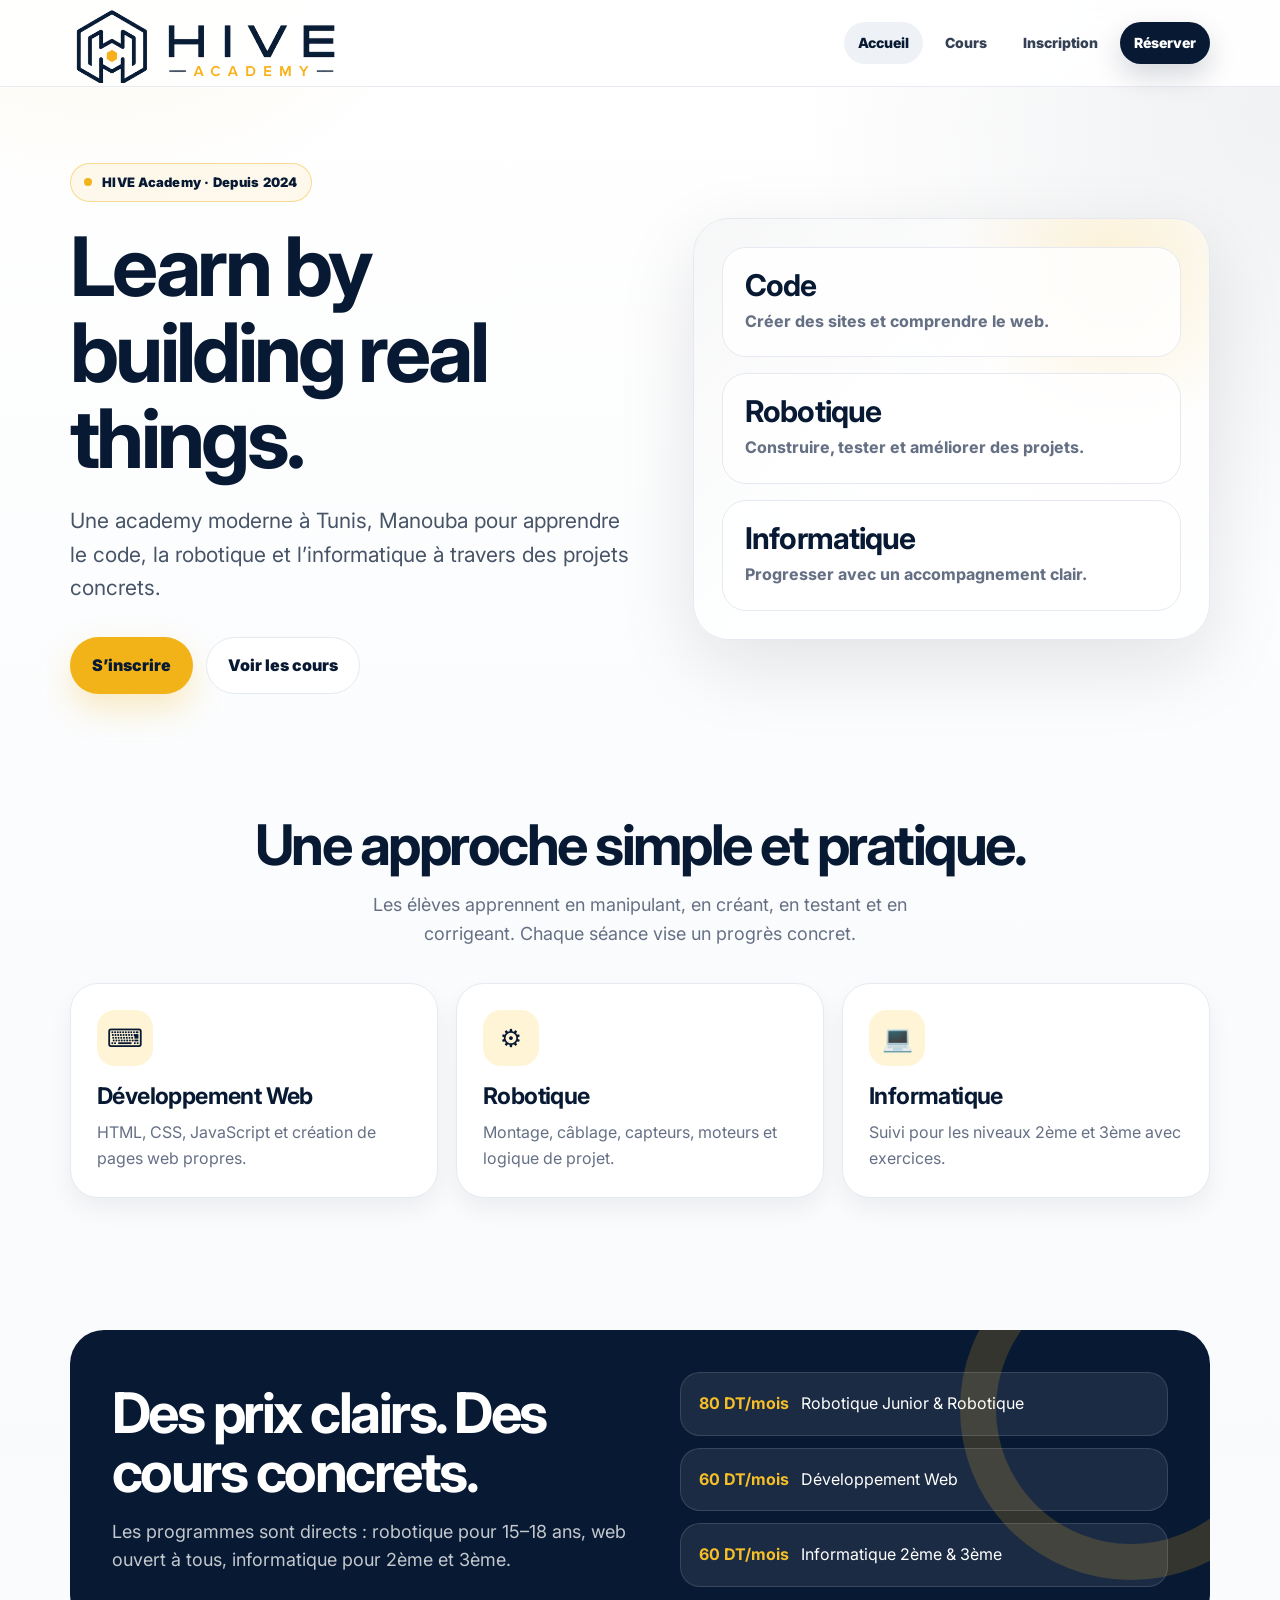
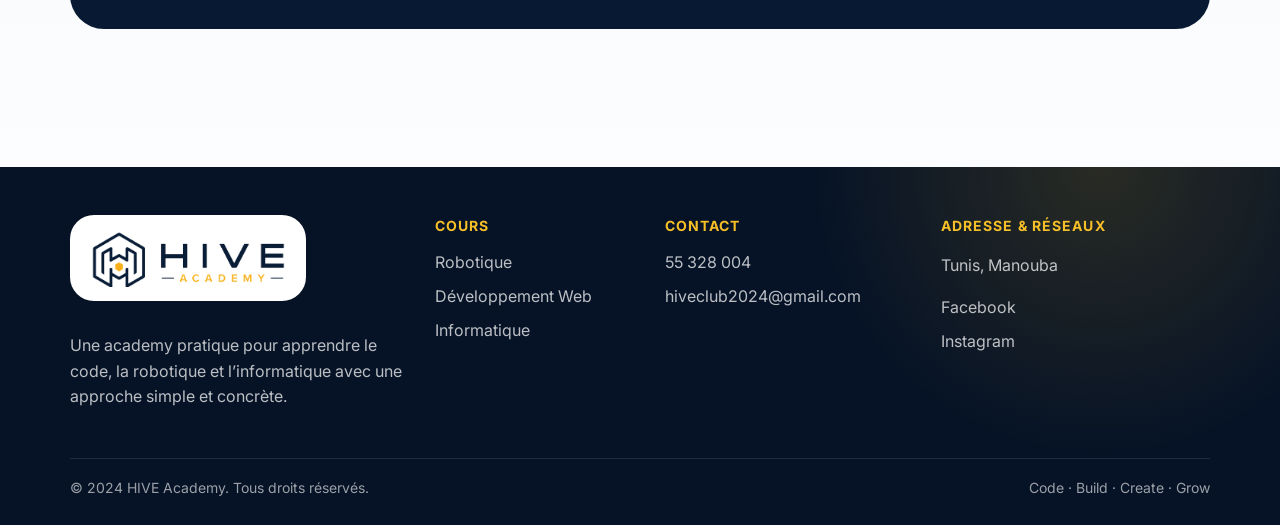
<file: index.html>
<!doctype html>
<html lang="fr">
<head>
  <meta charset="utf-8">
<meta name="viewport" content="width=device-width, initial-scale=1">
<link rel="preconnect" href="https://fonts.googleapis.com">
<link rel="preconnect" href="https://fonts.gstatic.com" crossorigin>
<link href="https://fonts.googleapis.com/css2?family=Inter:wght@500;600;700;800;900&display=swap" rel="stylesheet">
<link rel="stylesheet" href="style.css">
  <title>HIVE Academy | Code, Robotique & Informatique</title>
  <meta name="description" content="HIVE Academy à Tunis, Manouba : code, robotique et informatique avec une approche pratique.">
</head>
<body data-page="home">
<header class="topbar">
  <nav class="nav container">
    <a class="logo" href="index.html" aria-label="HIVE Academy"></a>
    <button class="menu-btn" data-menu type="button">Menu</button>
    <div class="navlinks" data-links>
      <a href="index.html" data-nav="home">Accueil</a>
      <a href="courses.html" data-nav="courses">Cours</a>
      <a href="booking.html" data-nav="booking">Inscription</a>
      <a class="nav-button" href="booking.html">Réserver</a>
    </div>
  </nav>
</header>

<main>
  <section class="hero">
    <div class="container hero-grid">
      <div>
        <span class="kicker">HIVE Academy · Depuis 2024</span>
        <h1>Learn by building real things.</h1>
        <p class="lead">Une academy moderne à Tunis, Manouba pour apprendre le code, la robotique et l’informatique à travers des projets concrets.</p>
        <div class="actions">
          <a class="btn btn-primary" href="booking.html">S’inscrire</a>
          <a class="btn btn-soft" href="courses.html">Voir les cours</a>
        </div>
      </div>
      <div class="hero-card">
        <div class="hero-card-inner">
          <div class="hero-feature"><strong>Code</strong><span>Créer des sites et comprendre le web.</span></div>
          <div class="hero-feature"><strong>Robotique</strong><span>Construire, tester et améliorer des projets.</span></div>
          <div class="hero-feature"><strong>Informatique</strong><span>Progresser avec un accompagnement clair.</span></div>
        </div>
      </div>
    </div>
  </section>

  <section class="section">
    <div class="container">
      <div class="section-head center">
        <h2>Une approche simple et pratique.</h2>
        <p>Les élèves apprennent en manipulant, en créant, en testant et en corrigeant. Chaque séance vise un progrès concret.</p>
      </div>
      <div class="cards">
        <article class="card"><div class="card-icon">⌨</div><h3>Développement Web</h3><p>HTML, CSS, JavaScript et création de pages web propres.</p></article>
        <article class="card"><div class="card-icon">⚙</div><h3>Robotique</h3><p>Montage, câblage, capteurs, moteurs et logique de projet.</p></article>
        <article class="card"><div class="card-icon">💻</div><h3>Informatique</h3><p>Suivi pour les niveaux 2ème et 3ème avec exercices.</p></article>
      </div>
    </div>
  </section>

  <section class="section">
    <div class="container panel">
      <div>
        <h2>Des prix clairs. Des cours concrets.</h2>
        <p>Les programmes sont directs : robotique pour 15–18 ans, web ouvert à tous, informatique pour 2ème et 3ème.</p>
      </div>
      <div class="steps">
        <div class="step"><b>80 DT/mois</b> Robotique Junior & Robotique</div>
        <div class="step"><b>60 DT/mois</b> Développement Web</div>
        <div class="step"><b>60 DT/mois</b> Informatique 2ème & 3ème</div>
      </div>
    </div>
  </section>
</main>

<footer class="footer">
  <div class="footer-inner">
    <div class="footer-grid">
      <div>
        <div class="footer-brand-card"><div class="logo"></div></div>
        <p>Une academy pratique pour apprendre le code, la robotique et l’informatique avec une approche simple et concrète.</p>
      </div>
      <div>
        <h4>Cours</h4>
        <a href="courses.html">Robotique</a>
        <a href="courses.html">Développement Web</a>
        <a href="courses.html">Informatique</a>
      </div>
      <div>
        <h4>Contact</h4>
        <a href="tel:+21655328004">55 328 004</a>
        <a href="mailto:hiveclub2024@gmail.com">hiveclub2024@gmail.com</a>
      </div>
      <div>
        <h4>Adresse & réseaux</h4>
        <p>Tunis, Manouba</p>
        <a href="https://www.facebook.com/profile.php?id=61591514100139" target="_blank" rel="noopener">Facebook</a>
        <a href="https://www.instagram.com/_hiveacademy/" target="_blank" rel="noopener">Instagram</a>
      </div>
    </div>
    <div class="footer-bottom">
      <span>© 2024 HIVE Academy. Tous droits réservés.</span>
      <span>Code · Build · Create · Grow</span>
    </div>
  </div>
</footer>
<script src="script.js"></script>
</body>
</html>
</file>
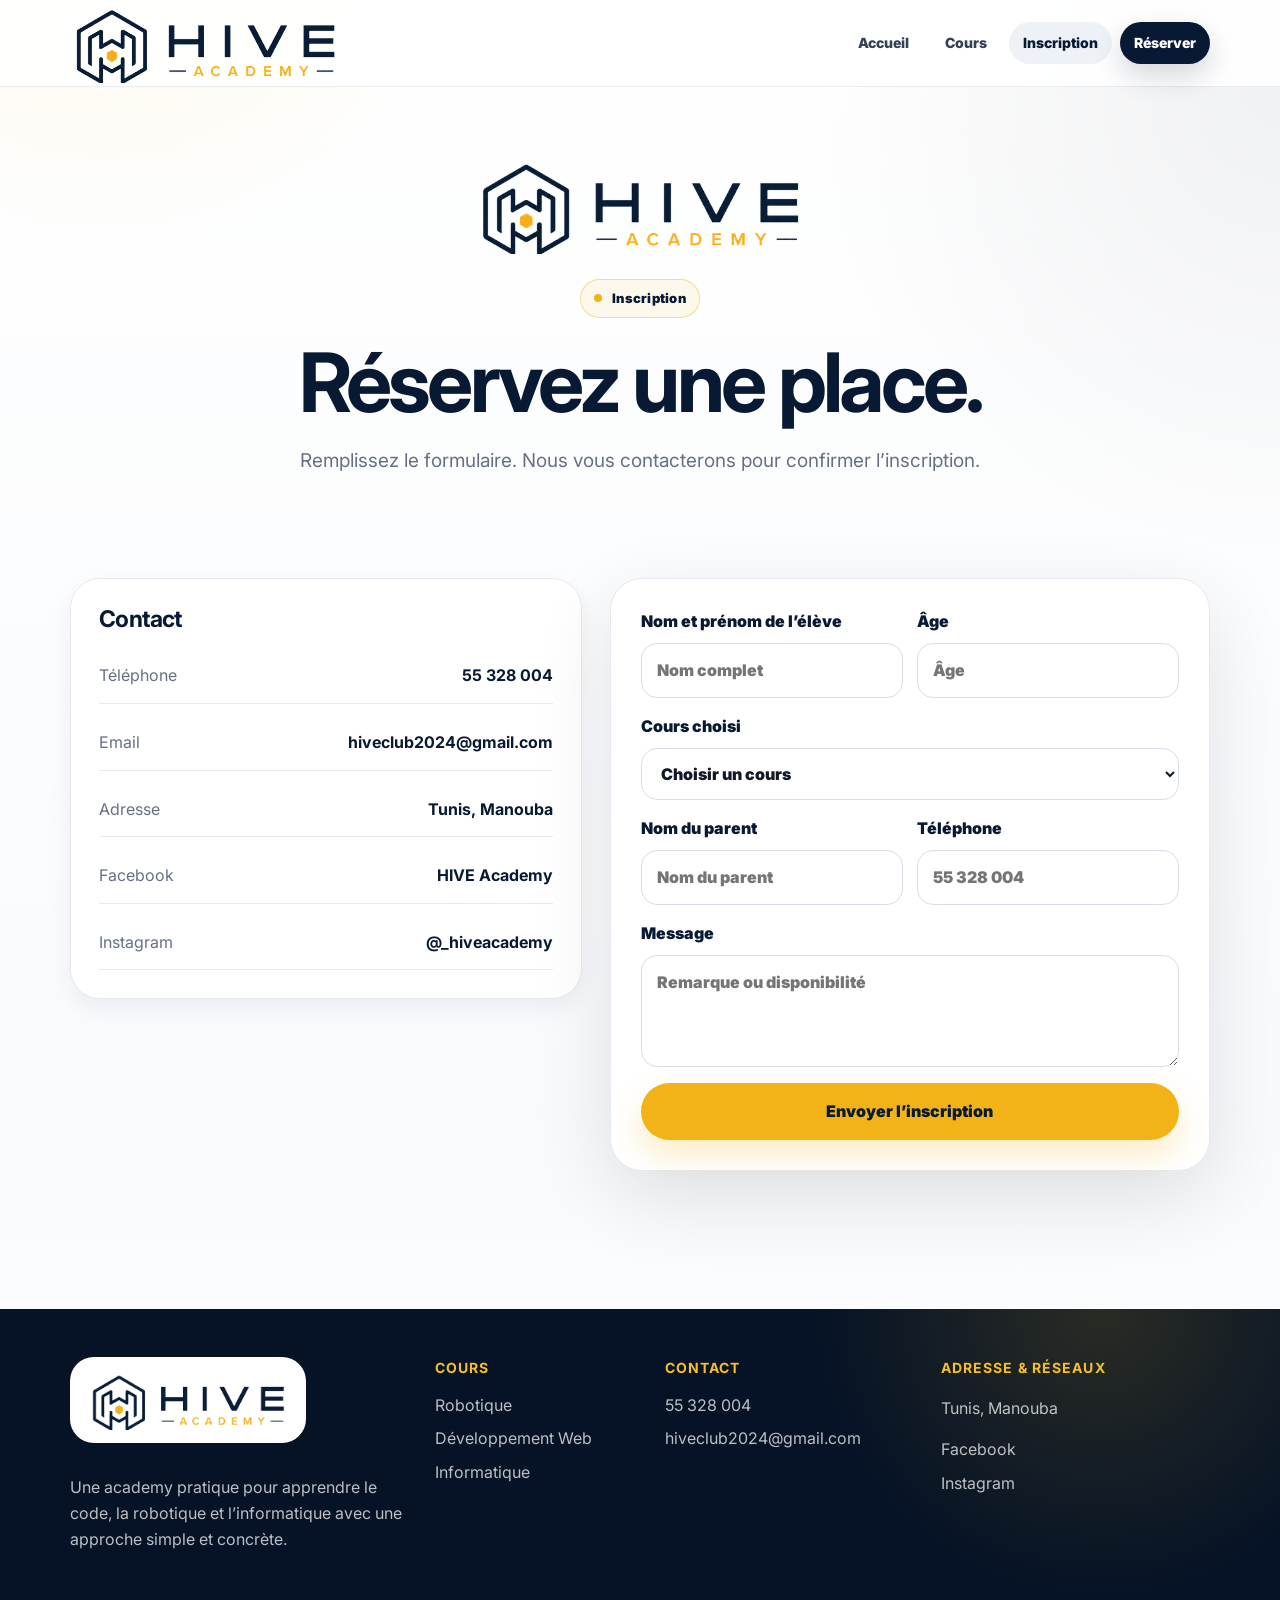
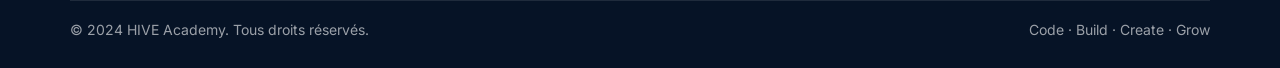
<file: booking.html>
<!doctype html>
<html lang="fr">
<head>
  <meta charset="utf-8">
<meta name="viewport" content="width=device-width, initial-scale=1">
<link rel="preconnect" href="https://fonts.googleapis.com">
<link rel="preconnect" href="https://fonts.gstatic.com" crossorigin>
<link href="https://fonts.googleapis.com/css2?family=Inter:wght@500;600;700;800;900&display=swap" rel="stylesheet">
<link rel="stylesheet" href="style.css">
  <title>Inscription | HIVE Academy</title>
  <meta name="description" content="Inscription HIVE Academy : code, robotique et informatique à Tunis, Manouba.">
</head>
<body data-page="booking">
<header class="topbar">
  <nav class="nav container">
    <a class="logo" href="index.html" aria-label="HIVE Academy"></a>
    <button class="menu-btn" data-menu type="button">Menu</button>
    <div class="navlinks" data-links>
      <a href="index.html" data-nav="home">Accueil</a>
      <a href="courses.html" data-nav="courses">Cours</a>
      <a href="booking.html" data-nav="booking">Inscription</a>
      <a class="nav-button" href="booking.html">Réserver</a>
    </div>
  </nav>
</header>

<main>
  <section class="page-hero">
    <div class="container">
      <div class="logo logo-center"></div>
      <span class="kicker">Inscription</span>
      <h1>Réservez une place.</h1>
      <p>Remplissez le formulaire. Nous vous contacterons pour confirmer l’inscription.</p>
    </div>
  </section>

  <section class="section">
    <div class="container booking-grid">
      <aside class="contact-card">
        <h3>Contact</h3>
        <div class="info-list">
          <div class="info-row"><span>Téléphone</span><b>55 328 004</b></div>
          <div class="info-row"><span>Email</span><b><a href="mailto:hiveclub2024@gmail.com">hiveclub2024@gmail.com</a></b></div>
          <div class="info-row"><span>Adresse</span><b>Tunis, Manouba</b></div>
          <div class="info-row"><span>Facebook</span><b><a href="https://www.facebook.com/profile.php?id=61591514100139" target="_blank" rel="noopener">HIVE Academy</a></b></div>
          <div class="info-row"><span>Instagram</span><b><a href="https://www.instagram.com/_hiveacademy/" target="_blank" rel="noopener">@_hiveacademy</a></b></div>
        </div>
      </aside>

      <section class="form-card">
        <form id="bookingForm">
          <input type="hidden" name="access_key" id="access_key">
          <input type="hidden" name="subject" value="Nouvelle inscription HIVE Academy">
          <input type="checkbox" name="botcheck" class="hidden">

          <div class="form-row">
            <label>Nom et prénom de l’élève
              <input name="student_name" required placeholder="Nom complet">
            </label>
            <label>Âge
              <input name="age" placeholder="Âge">
            </label>
          </div>

          <label>Cours choisi
            <select name="course" id="courseSelect" required>
              <option value="">Choisir un cours</option>
              <option>Robotique Junior</option>
              <option>Robotique</option>
              <option>Développement Web</option>
              <option>Informatique 2ème</option>
              <option>Informatique 3ème</option>
            </select>
          </label>

          <div class="form-row">
            <label>Nom du parent
              <input name="parent_name" placeholder="Nom du parent">
            </label>
            <label>Téléphone
              <input name="phone" required placeholder="55 328 004">
            </label>
          </div>

          <label>Message
            <textarea name="message" placeholder="Remarque ou disponibilité"></textarea>
          </label>

          <button class="btn btn-primary" type="submit">Envoyer l’inscription</button>
          <div class="notice" id="formNotice"></div>
        </form>
      </section>
    </div>
  </section>
</main>

<footer class="footer">
  <div class="footer-inner">
    <div class="footer-grid">
      <div>
        <div class="footer-brand-card"><div class="logo"></div></div>
        <p>Une academy pratique pour apprendre le code, la robotique et l’informatique avec une approche simple et concrète.</p>
      </div>
      <div>
        <h4>Cours</h4>
        <a href="courses.html">Robotique</a>
        <a href="courses.html">Développement Web</a>
        <a href="courses.html">Informatique</a>
      </div>
      <div>
        <h4>Contact</h4>
        <a href="tel:+21655328004">55 328 004</a>
        <a href="mailto:hiveclub2024@gmail.com">hiveclub2024@gmail.com</a>
      </div>
      <div>
        <h4>Adresse & réseaux</h4>
        <p>Tunis, Manouba</p>
        <a href="https://www.facebook.com/profile.php?id=61591514100139" target="_blank" rel="noopener">Facebook</a>
        <a href="https://www.instagram.com/_hiveacademy/" target="_blank" rel="noopener">Instagram</a>
      </div>
    </div>
    <div class="footer-bottom">
      <span>© 2024 HIVE Academy. Tous droits réservés.</span>
      <span>Code · Build · Create · Grow</span>
    </div>
  </div>
</footer>
<script src="script.js"></script>
</body>
</html>
</file>
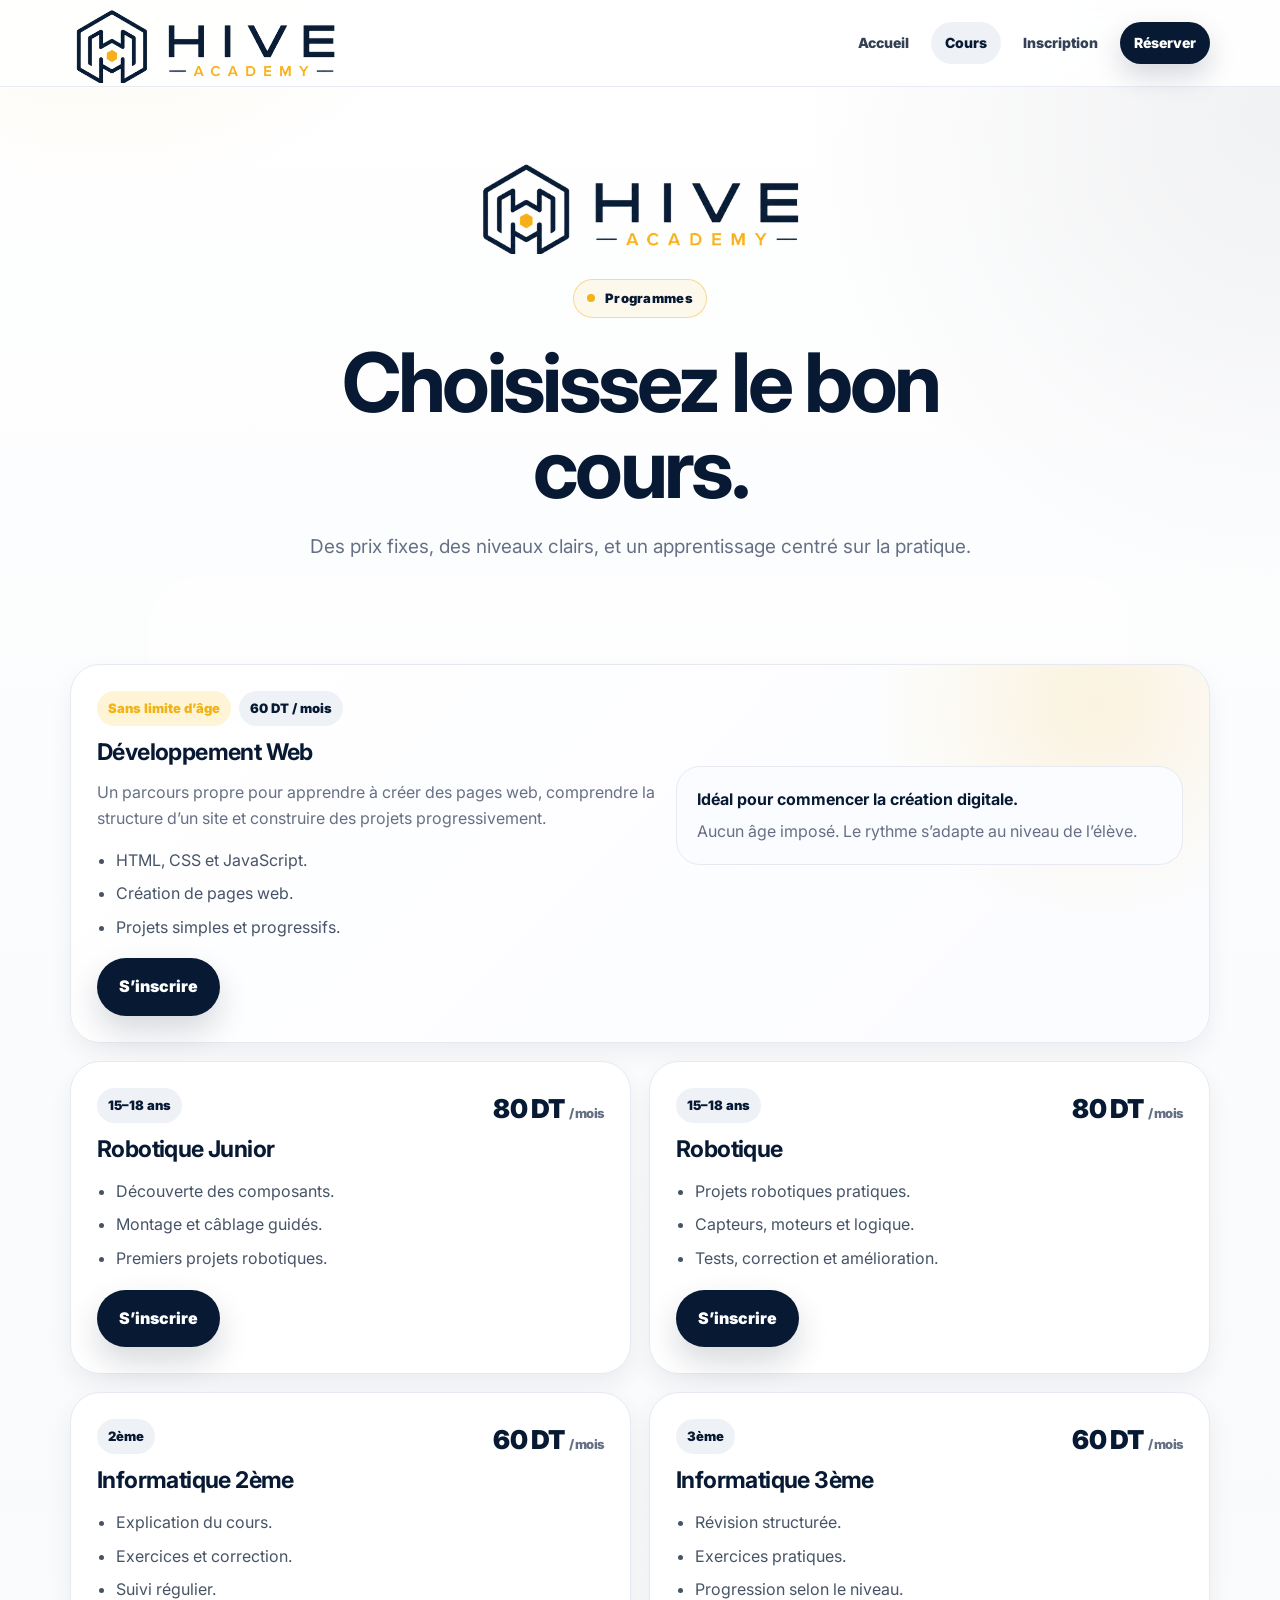
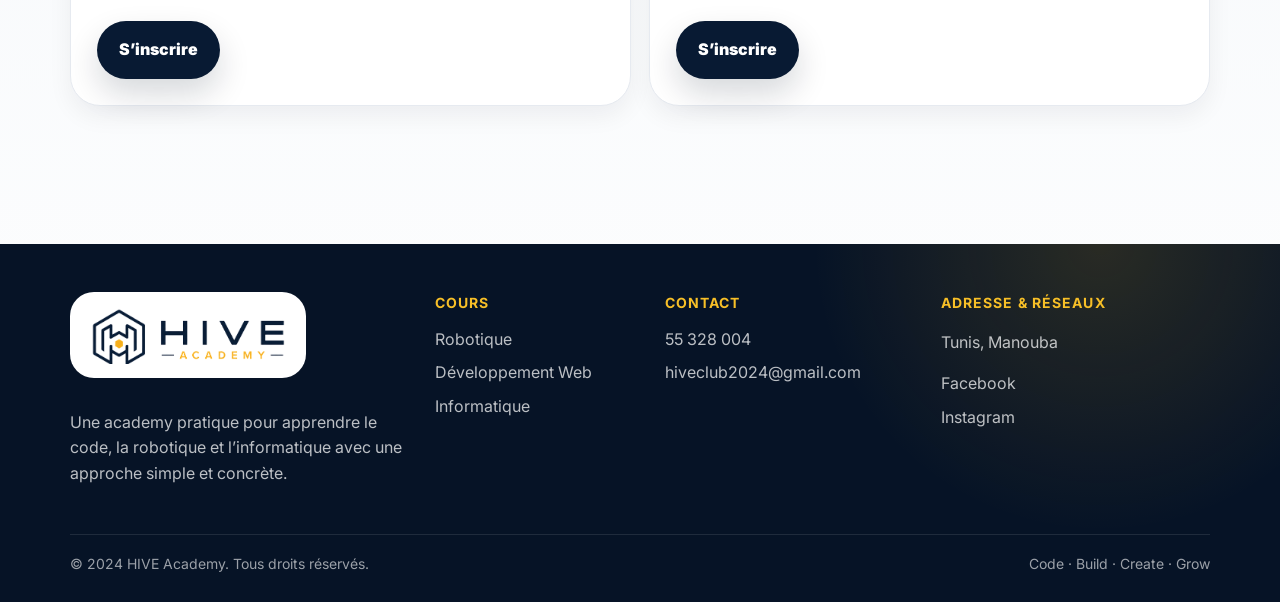
<file: courses.html>
<!doctype html>
<html lang="fr">
<head>
  <meta charset="utf-8">
<meta name="viewport" content="width=device-width, initial-scale=1">
<link rel="preconnect" href="https://fonts.googleapis.com">
<link rel="preconnect" href="https://fonts.gstatic.com" crossorigin>
<link href="https://fonts.googleapis.com/css2?family=Inter:wght@500;600;700;800;900&display=swap" rel="stylesheet">
<link rel="stylesheet" href="style.css">
  <title>Cours | HIVE Academy</title>
  <meta name="description" content="Cours HIVE Academy : Robotique Junior, Robotique, Développement Web, Informatique 2ème et 3ème.">
</head>
<body data-page="courses">
<header class="topbar">
  <nav class="nav container">
    <a class="logo" href="index.html" aria-label="HIVE Academy"></a>
    <button class="menu-btn" data-menu type="button">Menu</button>
    <div class="navlinks" data-links>
      <a href="index.html" data-nav="home">Accueil</a>
      <a href="courses.html" data-nav="courses">Cours</a>
      <a href="booking.html" data-nav="booking">Inscription</a>
      <a class="nav-button" href="booking.html">Réserver</a>
    </div>
  </nav>
</header>

<main>
  <section class="page-hero">
    <div class="container">
      <div class="logo logo-center"></div>
      <span class="kicker">Programmes</span>
      <h1>Choisissez le bon cours.</h1>
      <p>Des prix fixes, des niveaux clairs, et un apprentissage centré sur la pratique.</p>
    </div>
  </section>

  <section class="section programs-shell">
    <div class="container program-grid">
      <article class="program-card featured">
        <div>
          <div class="program-meta"><span class="pill gold">Sans limite d’âge</span><span class="pill">60 DT / mois</span></div>
          <h3>Développement Web</h3>
          <p class="muted">Un parcours propre pour apprendre à créer des pages web, comprendre la structure d’un site et construire des projets progressivement.</p>
          <ul><li>HTML, CSS et JavaScript.</li><li>Création de pages web.</li><li>Projets simples et progressifs.</li></ul>
        </div>
        <div class="program-note">
          <strong>Idéal pour commencer la création digitale.</strong>
          <span class="muted">Aucun âge imposé. Le rythme s’adapte au niveau de l’élève.</span>
        </div>
        <a class="btn btn-dark" href="booking.html?course=D%C3%A9veloppement%20Web">S’inscrire</a>
      </article>

      <article class="program-card">
        <div class="program-top"><div><div class="program-meta"><span class="pill">15–18 ans</span></div><h3>Robotique Junior</h3></div><div class="price">80 DT <small>/ mois</small></div></div>
        <ul><li>Découverte des composants.</li><li>Montage et câblage guidés.</li><li>Premiers projets robotiques.</li></ul>
        <a class="btn btn-dark" href="booking.html?course=Robotique%20Junior">S’inscrire</a>
      </article>

      <article class="program-card">
        <div class="program-top"><div><div class="program-meta"><span class="pill">15–18 ans</span></div><h3>Robotique</h3></div><div class="price">80 DT <small>/ mois</small></div></div>
        <ul><li>Projets robotiques pratiques.</li><li>Capteurs, moteurs et logique.</li><li>Tests, correction et amélioration.</li></ul>
        <a class="btn btn-dark" href="booking.html?course=Robotique">S’inscrire</a>
      </article>

      <article class="program-card">
        <div class="program-top"><div><div class="program-meta"><span class="pill">2ème</span></div><h3>Informatique 2ème</h3></div><div class="price">60 DT <small>/ mois</small></div></div>
        <ul><li>Explication du cours.</li><li>Exercices et correction.</li><li>Suivi régulier.</li></ul>
        <a class="btn btn-dark" href="booking.html?course=Informatique%202%C3%A8me">S’inscrire</a>
      </article>

      <article class="program-card">
        <div class="program-top"><div><div class="program-meta"><span class="pill">3ème</span></div><h3>Informatique 3ème</h3></div><div class="price">60 DT <small>/ mois</small></div></div>
        <ul><li>Révision structurée.</li><li>Exercices pratiques.</li><li>Progression selon le niveau.</li></ul>
        <a class="btn btn-dark" href="booking.html?course=Informatique%203%C3%A8me">S’inscrire</a>
      </article>
    </div>
  </section>
</main>

<footer class="footer">
  <div class="footer-inner">
    <div class="footer-grid">
      <div>
        <div class="footer-brand-card"><div class="logo"></div></div>
        <p>Une academy pratique pour apprendre le code, la robotique et l’informatique avec une approche simple et concrète.</p>
      </div>
      <div>
        <h4>Cours</h4>
        <a href="courses.html">Robotique</a>
        <a href="courses.html">Développement Web</a>
        <a href="courses.html">Informatique</a>
      </div>
      <div>
        <h4>Contact</h4>
        <a href="tel:+21655328004">55 328 004</a>
        <a href="mailto:hiveclub2024@gmail.com">hiveclub2024@gmail.com</a>
      </div>
      <div>
        <h4>Adresse & réseaux</h4>
        <p>Tunis, Manouba</p>
        <a href="https://www.facebook.com/profile.php?id=61591514100139" target="_blank" rel="noopener">Facebook</a>
        <a href="https://www.instagram.com/_hiveacademy/" target="_blank" rel="noopener">Instagram</a>
      </div>
    </div>
    <div class="footer-bottom">
      <span>© 2024 HIVE Academy. Tous droits réservés.</span>
      <span>Code · Build · Create · Grow</span>
    </div>
  </div>
</footer>
<script src="script.js"></script>
</body>
</html>
</file>
<file: style.css>
/*
  HIVE Academy Website
  Single-folder static website: index.html, courses.html, booking.html, style.css, script.js
  No assets folder. Logo is embedded as a data URI.
  Direction: clean, premium, simple, parent-friendly, youth-friendly.
*/

:root {
  --navy-950: #061326;
  --navy-900: #081a33;
  --navy-850: #0b203c;
  --navy-800: #102a4c;
  --navy-700: #18385e;
  --gold-600: #f2b318;
  --gold-500: #f7bf27;
  --gold-100: #fff4d6;
  --ink-900: #111827;
  --ink-700: #344054;
  --ink-600: #475467;
  --ink-500: #667085;
  --line: #e6eaf0;
  --line-strong: #d6dce6;
  --surface: #ffffff;
  --surface-2: #f7f9fc;
  --surface-3: #f1f5f9;
  --success: #027a48;
  --error: #b42318;
  --radius-xs: 10px;
  --radius-sm: 14px;
  --radius-md: 20px;
  --radius-lg: 28px;
  --radius-xl: 36px;
  --shadow-sm: 0 10px 24px rgba(6, 19, 38, .06);
  --shadow-md: 0 18px 44px rgba(6, 19, 38, .08);
  --shadow-lg: 0 26px 80px rgba(6, 19, 38, .11);
  --logo: url("[data-uri]");
  --mark: url("[data-uri]");
}

* {
  box-sizing: border-box;
}

html {
  scroll-behavior: smooth;
}

body {
  margin: 0;
  font-family: Inter, ui-sans-serif, system-ui, -apple-system, BlinkMacSystemFont, "Segoe UI", Arial, sans-serif;
  color: var(--ink-900);
  background:
    radial-gradient(circle at 8% -10%, rgba(242, 179, 24, .12), transparent 26rem),
    radial-gradient(circle at 100% 5%, rgba(8, 26, 51, .06), transparent 30rem),
    linear-gradient(180deg, #ffffff 0%, #f8fafc 68%, #ffffff 100%);
  line-height: 1.6;
  -webkit-font-smoothing: antialiased;
  text-rendering: optimizeLegibility;
}

body.menu-open {
  overflow: hidden;
}

a {
  color: inherit;
  text-decoration: none;
}

button,
input,
select,
textarea {
  font: inherit;
}

img {
  display: block;
  max-width: 100%;
}

.container {
  width: min(1140px, calc(100% - 40px));
  margin-inline: auto;
}

.logo {
  display: block;
  width: 270px;
  height: 82px;
  background-image: var(--logo);
  background-size: contain;
  background-repeat: no-repeat;
  background-position: center left;
}

.logo.logo-center {
  margin-inline: auto;
  background-position: center;
}

.mark {
  display: inline-block;
  width: 52px;
  height: 52px;
  background-image: var(--mark);
  background-size: contain;
  background-repeat: no-repeat;
  background-position: center;
}

.topbar {
  position: sticky;
  top: 0;
  z-index: 100;
  background: rgba(255, 255, 255, .88);
  border-bottom: 1px solid rgba(230, 234, 240, .92);
  backdrop-filter: blur(18px);
}

.nav {
  min-height: 86px;
  display: flex;
  align-items: center;
  justify-content: space-between;
  gap: 24px;
}

.navlinks {
  display: flex;
  align-items: center;
  gap: 8px;
}

.navlinks a {
  color: var(--ink-700);
  padding: 10px 14px;
  border-radius: 999px;
  font-size: 14px;
  font-weight: 850;
  transition: background .18s ease, color .18s ease, transform .18s ease;
}

.navlinks a:hover {
  color: var(--navy-900);
  background: var(--surface-3);
}

.navlinks a.active {
  color: var(--navy-900);
  background: #eef2f7;
}

.navlinks a.nav-button {
  background: var(--navy-900);
  color: #ffffff;
  box-shadow: 0 12px 28px rgba(8, 26, 51, .17);
}

.navlinks a.nav-button:hover {
  transform: translateY(-1px);
  background: var(--navy-950);
}

.menu-btn {
  display: none;
  border: 0;
  color: #ffffff;
  background: var(--navy-900);
  border-radius: 999px;
  padding: 11px 15px;
  font-weight: 900;
  cursor: pointer;
}

.hero {
  padding: 76px 0 56px;
  overflow: hidden;
}

.hero-grid {
  display: grid;
  grid-template-columns: 1.05fr .95fr;
  gap: 52px;
  align-items: center;
}

.kicker {
  display: inline-flex;
  align-items: center;
  gap: 10px;
  padding: 8px 13px;
  border: 1px solid rgba(242, 179, 24, .42);
  color: var(--navy-900);
  background: rgba(242, 179, 24, .08);
  border-radius: 999px;
  font-size: 13px;
  font-weight: 900;
  letter-spacing: .02em;
}

.kicker::before {
  content: "";
  width: 8px;
  height: 8px;
  border-radius: 999px;
  background: var(--gold-600);
}

h1,
h2,
h3 {
  margin: 0;
  color: var(--navy-900);
  letter-spacing: -.045em;
  line-height: 1.05;
}

h1 {
  margin-top: 22px;
  font-size: clamp(44px, 7vw, 82px);
  max-width: 790px;
}

h2 {
  font-size: clamp(32px, 4.4vw, 56px);
}

h3 {
  font-size: 23px;
  letter-spacing: -.026em;
}

.lead {
  margin: 22px 0 0;
  color: var(--ink-600);
  font-size: clamp(18px, 2vw, 21px);
  max-width: 670px;
}

.actions {
  margin-top: 32px;
  display: flex;
  flex-wrap: wrap;
  align-items: center;
  gap: 13px;
}

.btn {
  display: inline-flex;
  align-items: center;
  justify-content: center;
  gap: 9px;
  border-radius: 999px;
  padding: 15px 21px;
  border: 1px solid transparent;
  font-weight: 950;
  cursor: pointer;
  transition: transform .18s ease, box-shadow .18s ease, background .18s ease;
}

.btn:hover {
  transform: translateY(-2px);
}

.btn-primary {
  color: var(--navy-900);
  background: var(--gold-600);
  box-shadow: 0 15px 32px rgba(242, 179, 24, .25);
}

.btn-dark {
  color: #ffffff;
  background: var(--navy-900);
  box-shadow: 0 15px 32px rgba(6, 19, 38, .16);
}

.btn-soft {
  color: var(--navy-900);
  background: #ffffff;
  border-color: var(--line);
}

.hero-card {
  position: relative;
  background: rgba(255, 255, 255, .86);
  border: 1px solid var(--line);
  border-radius: var(--radius-xl);
  padding: 28px;
  box-shadow: var(--shadow-lg);
  overflow: hidden;
}

.hero-card::before {
  content: "";
  position: absolute;
  inset: 0;
  background:
    radial-gradient(circle at 82% 12%, rgba(242, 179, 24, .18), transparent 10rem),
    linear-gradient(135deg, rgba(8, 26, 51, .035), transparent 50%);
  pointer-events: none;
}

.hero-card-inner {
  position: relative;
  display: grid;
  gap: 16px;
}

.hero-feature {
  border: 1px solid var(--line);
  background: rgba(255, 255, 255, .86);
  border-radius: 24px;
  padding: 22px;
}

.hero-feature strong {
  display: block;
  color: var(--navy-900);
  font-size: 30px;
  line-height: 1;
  letter-spacing: -.03em;
}

.hero-feature span {
  display: block;
  margin-top: 9px;
  color: var(--ink-500);
  font-weight: 750;
}

.section {
  padding: 66px 0;
}

.section-head {
  display: flex;
  justify-content: space-between;
  align-items: flex-end;
  gap: 30px;
  margin-bottom: 28px;
}

.section-head.center {
  display: block;
  text-align: center;
  max-width: 780px;
  margin-inline: auto;
  margin-bottom: 34px;
}

.section-head p {
  margin: 0;
  color: var(--ink-500);
  font-size: 18px;
  max-width: 560px;
}

.section-head.center p {
  margin: 16px auto 0;
}

.cards {
  display: grid;
  grid-template-columns: repeat(3, 1fr);
  gap: 18px;
}

.card {
  background: #ffffff;
  border: 1px solid var(--line);
  border-radius: var(--radius-lg);
  padding: 26px;
  box-shadow: var(--shadow-sm);
}

.card-icon {
  width: 56px;
  height: 56px;
  border-radius: 18px;
  display: grid;
  place-items: center;
  margin-bottom: 18px;
  background: var(--gold-100);
  color: var(--navy-900);
  font-size: 25px;
}

.card p {
  margin: 12px 0 0;
  color: var(--ink-500);
}

.programs-shell {
  position: relative;
}

.programs-shell::before {
  content: "";
  position: absolute;
  left: 50%;
  top: -20px;
  transform: translateX(-50%);
  width: min(980px, 100%);
  height: 280px;
  border-radius: 44px;
  background: linear-gradient(180deg, rgba(255,255,255,.72), rgba(255,255,255,0));
  pointer-events: none;
}

.program-grid {
  position: relative;
  display: grid;
  grid-template-columns: repeat(6, 1fr);
  gap: 18px;
}

.program-card {
  grid-column: span 3;
  display: flex;
  flex-direction: column;
  gap: 18px;
  min-height: 290px;
  border: 1px solid var(--line);
  border-radius: 30px;
  background: #ffffff;
  padding: 26px;
  box-shadow: var(--shadow-sm);
  transition: transform .18s ease, box-shadow .18s ease, border-color .18s ease;
}

.program-card:hover {
  transform: translateY(-3px);
  box-shadow: var(--shadow-md);
  border-color: rgba(242, 179, 24, .40);
}

.program-card.featured {
  grid-column: span 6;
  min-height: auto;
  display: grid;
  grid-template-columns: 1.05fr .95fr;
  align-items: center;
  background:
    radial-gradient(circle at 90% 10%, rgba(242,179,24,.14), transparent 14rem),
    linear-gradient(135deg, #ffffff, #fbfcff);
}

.program-top {
  display: flex;
  justify-content: space-between;
  align-items: flex-start;
  gap: 18px;
}

.program-meta {
  display: flex;
  flex-wrap: wrap;
  gap: 8px;
  margin-bottom: 14px;
}

.pill {
  display: inline-flex;
  align-items: center;
  width: max-content;
  border-radius: 999px;
  padding: 7px 11px;
  background: #eef2f7;
  color: var(--navy-900);
  font-size: 13px;
  font-weight: 900;
}

.pill.gold {
  background: var(--gold-100);
}

.price {
  white-space: nowrap;
  color: var(--navy-900);
  font-weight: 950;
  font-size: 26px;
  letter-spacing: -.03em;
}

.price small {
  color: var(--ink-500);
  font-size: 13px;
  font-weight: 850;
}

.program-card ul {
  margin: 0;
  padding-left: 19px;
  color: var(--ink-600);
}

.program-card li + li {
  margin-top: 8px;
}

.program-card .btn {
  margin-top: auto;
  width: max-content;
}

.program-note {
  border: 1px solid var(--line);
  background: #fbfcff;
  border-radius: 24px;
  padding: 20px;
}

.program-note strong {
  display: block;
  color: var(--navy-900);
  margin-bottom: 6px;
}

.panel {
  position: relative;
  overflow: hidden;
  display: grid;
  grid-template-columns: 1.05fr .95fr;
  gap: 28px;
  align-items: center;
  padding: 42px;
  border-radius: 34px;
  color: #ffffff;
  background: var(--navy-900);
}

.panel::after {
  content: "";
  position: absolute;
  right: -92px;
  top: -92px;
  width: 270px;
  height: 270px;
  border-radius: 50%;
  border: 36px solid rgba(242, 179, 24, .18);
}

.panel h2,
.panel p {
  color: #ffffff;
}

.panel p {
  margin: 16px 0 0;
  color: rgba(255, 255, 255, .76);
  font-size: 18px;
}

.steps {
  position: relative;
  z-index: 1;
  display: grid;
  gap: 12px;
}

.step {
  padding: 18px;
  border: 1px solid rgba(255, 255, 255, .12);
  border-radius: 20px;
  background: rgba(255, 255, 255, .08);
}

.step b {
  color: var(--gold-500);
  margin-right: 8px;
}

.page-hero {
  padding: 66px 0 36px;
  text-align: center;
}

.page-hero .logo {
  width: 330px;
  height: 104px;
  margin-bottom: 22px;
}

.page-hero .kicker {
  margin-inline: auto;
}

.page-hero h1 {
  margin-left: auto;
  margin-right: auto;
  text-align: center;
  max-width: 820px;
}

.page-hero p {
  margin: 20px auto 0;
  max-width: 720px;
  color: var(--ink-500);
  font-size: 19px;
  text-align: center;
}

.booking-grid {
  display: grid;
  grid-template-columns: .92fr 1.08fr;
  gap: 28px;
  align-items: start;
}

.contact-card {
  background: #ffffff;
  border: 1px solid var(--line);
  border-radius: 30px;
  padding: 28px;
  box-shadow: var(--shadow-sm);
}

.info-list {
  display: grid;
  gap: 12px;
  margin-top: 18px;
}

.info-row {
  display: flex;
  justify-content: space-between;
  gap: 16px;
  padding: 14px 0;
  border-bottom: 1px solid var(--line);
}

.info-row span {
  color: var(--ink-500);
}

.info-row b {
  color: var(--navy-900);
  text-align: right;
}

.form-card {
  background: #ffffff;
  border: 1px solid var(--line);
  border-radius: 32px;
  padding: 30px;
  box-shadow: var(--shadow-lg);
}

form {
  display: grid;
  gap: 16px;
}

.form-row {
  display: grid;
  grid-template-columns: 1fr 1fr;
  gap: 14px;
}

label {
  display: grid;
  gap: 8px;
  color: var(--navy-900);
  font-weight: 900;
}

input,
select,
textarea {
  width: 100%;
  border: 1px solid #d8dee8;
  border-radius: 16px;
  padding: 14px 15px;
  color: var(--ink-900);
  background: #ffffff;
  outline: none;
}

textarea {
  min-height: 112px;
  resize: vertical;
}

input:focus,
select:focus,
textarea:focus {
  border-color: var(--gold-600);
  box-shadow: 0 0 0 4px rgba(242, 179, 24, .15);
}

.notice {
  display: none;
  border-radius: 16px;
  padding: 14px 16px;
  font-weight: 850;
}

.notice.ok {
  display: block;
  background: #ecfdf3;
  color: var(--success);
}

.notice.err {
  display: block;
  background: #fff1f3;
  color: var(--error);
}

.footer {
  margin-top: 72px;
  background:
    radial-gradient(circle at 86% 0%, rgba(242,179,24,.15), transparent 18rem),
    var(--navy-950);
  color: #ffffff;
}

.footer-inner {
  width: min(1140px, calc(100% - 40px));
  margin-inline: auto;
  padding: 48px 0 26px;
}

.footer-grid {
  display: grid;
  grid-template-columns: 1.25fr .75fr .92fr 1fr;
  gap: 28px;
  align-items: start;
}

.footer-brand-card {
  display: inline-flex;
  align-items: center;
  justify-content: center;
  min-width: 230px;
  min-height: 84px;
  padding: 12px 18px;
  background: #ffffff;
  border-radius: 24px;
  margin-bottom: 16px;
}

.footer-brand-card .logo {
  width: 200px;
  height: 62px;
  background-position: center;
}

.footer p,
.footer a {
  color: rgba(255, 255, 255, .73);
}

.footer h4 {
  margin: 0 0 13px;
  color: var(--gold-500);
  font-size: 14px;
  text-transform: uppercase;
  letter-spacing: .08em;
}

.footer a {
  display: block;
  margin: 8px 0;
}

.footer a:hover {
  color: #ffffff;
}

.footer-bottom {
  display: flex;
  justify-content: space-between;
  flex-wrap: wrap;
  gap: 16px;
  margin-top: 32px;
  padding-top: 18px;
  border-top: 1px solid rgba(255, 255, 255, .10);
  color: rgba(255, 255, 255, .60);
  font-size: 14px;
}

/* Helpers */
.text-center { text-align: center; }
.muted { color: var(--ink-500); }
.gold { color: var(--gold-600); }
.hidden { display: none !important; }

@media (max-width: 1000px) {
  .hero-grid,
  .panel,
  .booking-grid {
    grid-template-columns: 1fr;
  }

  .program-card.featured {
    grid-template-columns: 1fr;
  }
}

@media (max-width: 900px) {
  .container,
  .footer-inner {
    width: min(100% - 32px, 1140px);
  }

  .nav {
    min-height: 78px;
  }

  .logo {
    width: 220px;
    height: 70px;
  }

  .menu-btn {
    display: inline-flex;
  }

  .navlinks {
    display: none;
    position: absolute;
    top: 82px;
    left: 16px;
    right: 16px;
    flex-direction: column;
    align-items: stretch;
    padding: 12px;
    border: 1px solid var(--line);
    border-radius: 22px;
    background: #ffffff;
    box-shadow: var(--shadow-lg);
  }

  .navlinks.open {
    display: flex;
  }

  .navlinks a {
    width: 100%;
  }

  .cards,
  .footer-grid {
    grid-template-columns: 1fr;
  }

  .program-grid {
    grid-template-columns: 1fr;
  }

  .program-card,
  .program-card.featured {
    grid-column: auto;
  }

  .section-head {
    display: block;
  }

  .section-head p {
    margin-top: 14px;
  }
}

@media (max-width: 560px) {
  h1 {
    font-size: 42px;
  }

  .hero {
    padding-top: 46px;
  }

  .page-hero {
    padding-top: 46px;
  }

  .page-hero .logo {
    width: 270px;
    height: 86px;
  }

  .hero-card,
  .form-card,
  .contact-card,
  .program-card,
  .card {
    border-radius: 24px;
  }

  .form-row,
  .program-top {
    grid-template-columns: 1fr;
    display: grid;
  }

  .price {
    white-space: normal;
  }

  .panel {
    padding: 28px;
    border-radius: 26px;
  }

  .footer-brand-card {
    min-width: 100%;
  }
}
</file>
